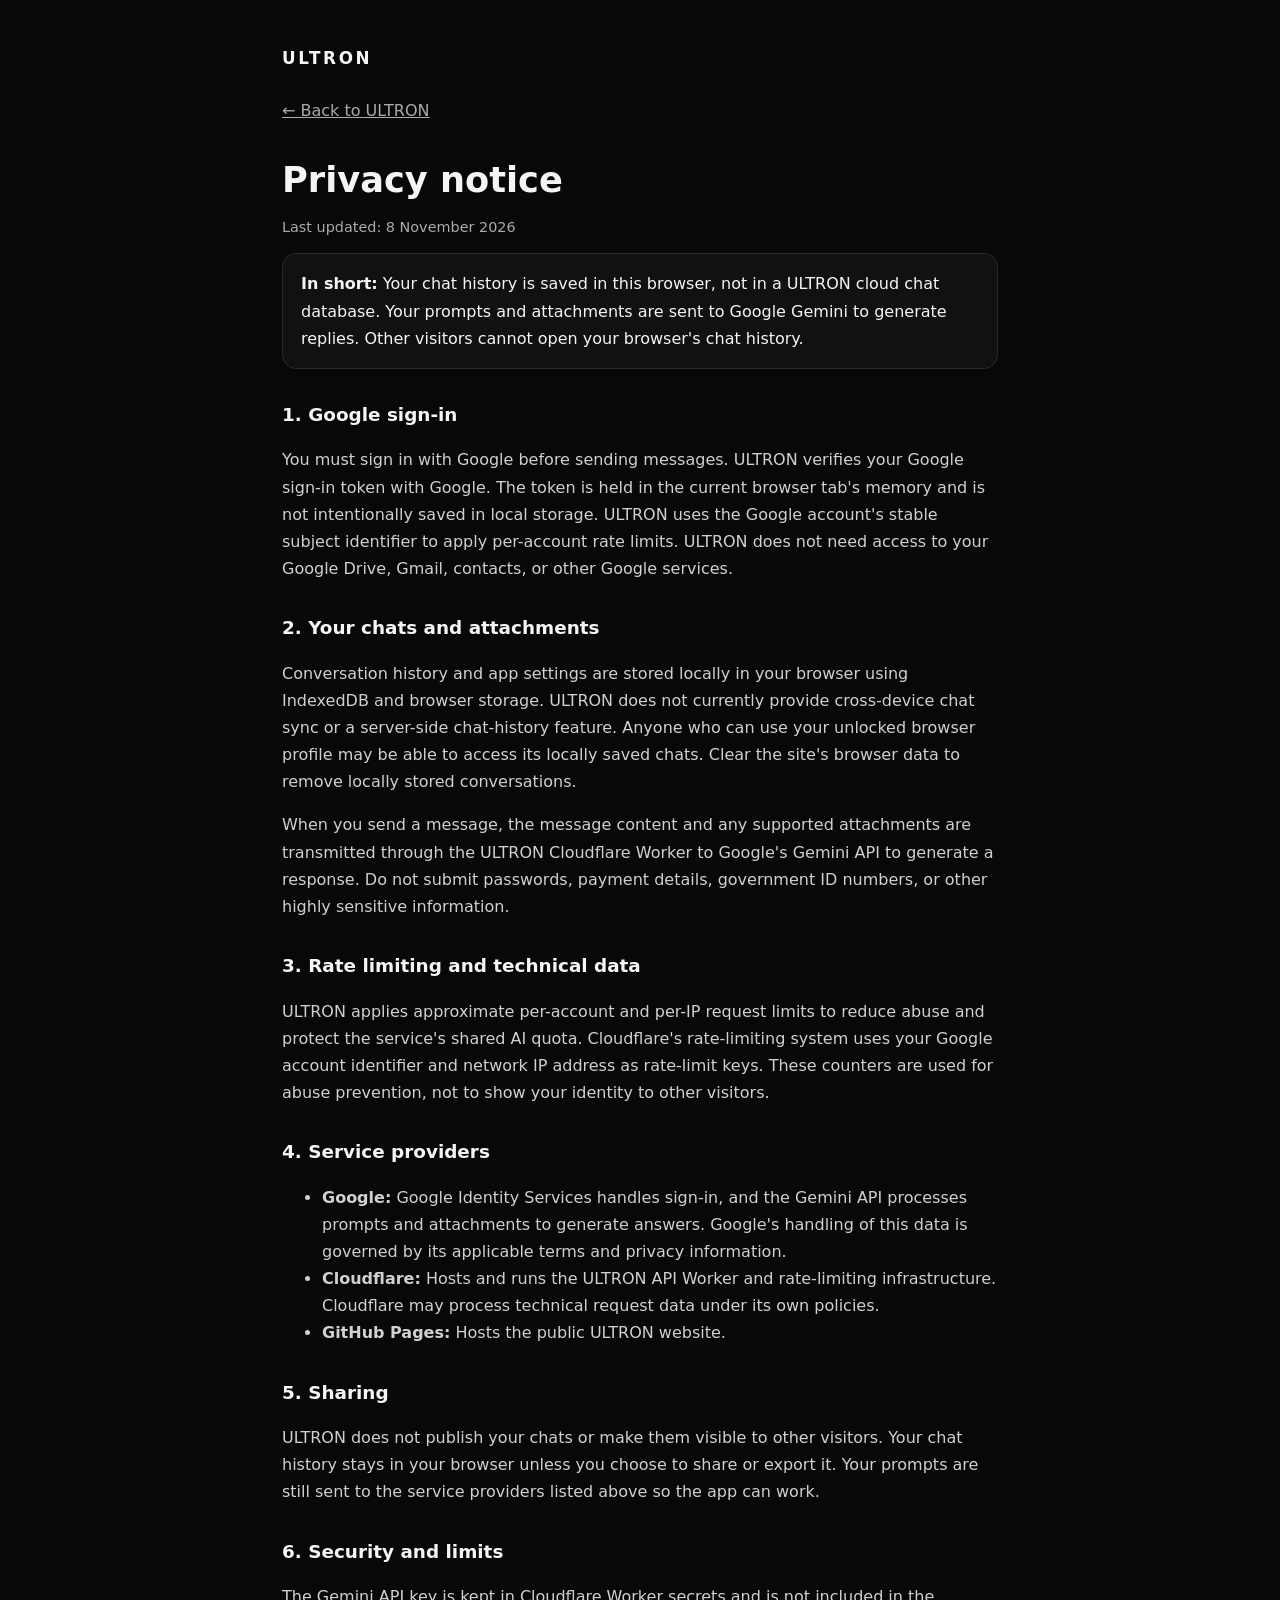
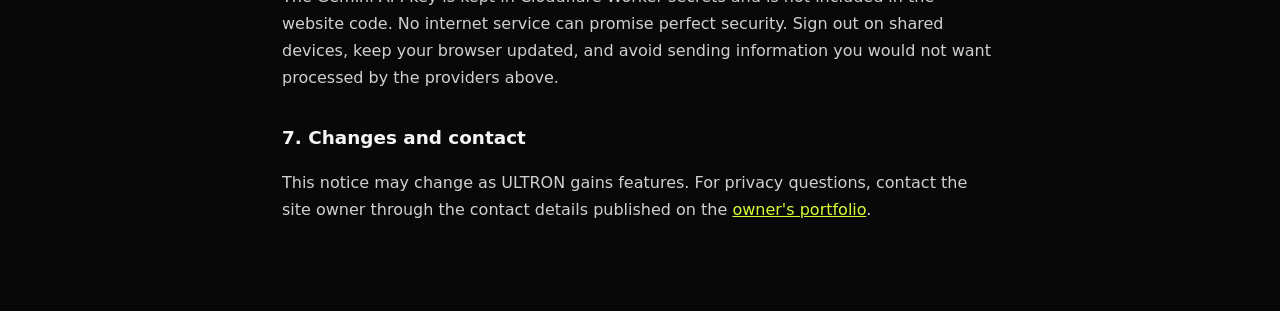
<file: privacy.html>
<!doctype html>
<html lang="en">
<head>
<meta charset="utf-8">
<meta name="viewport" content="width=device-width, initial-scale=1">
<meta name="theme-color" content="#080808">
<title>Privacy | ULTRON</title>
<style>
:root{color-scheme:dark;--bg:#080808;--panel:#111;--text:#f5f5f5;--muted:#aaa;--line:#292929;--accent:#d4ff32}
*{box-sizing:border-box}body{margin:0;background:var(--bg);color:var(--text);font:16px/1.7 system-ui,-apple-system,Segoe UI,sans-serif}.wrap{max-width:760px;margin:0 auto;padding:44px 22px 72px}a{color:var(--accent)}.brand{font-weight:800;letter-spacing:.16em;font-size:1.05rem}.back{display:inline-block;margin:24px 0;color:var(--muted)}h1{font-size:2.2rem;line-height:1.15;margin:12px 0}h2{font-size:1.15rem;margin:30px 0 8px}p,li{color:#d0d0d0}.note{padding:16px 18px;background:var(--panel);border:1px solid var(--line);border-radius:14px}.muted{color:var(--muted);font-size:.9rem}
</style>
</head>
<body><main class="wrap">
<div class="brand">ULTRON</div>
<a class="back" href="./">← Back to ULTRON</a>
<h1>Privacy notice</h1>
<p class="muted">Last updated: 8 November 2026</p>
<div class="note"><strong>In short:</strong> Your chat history is saved in this browser, not in a ULTRON cloud chat database. Your prompts and attachments are sent to Google Gemini to generate replies. Other visitors cannot open your browser's chat history.</div>

<h2>1. Google sign-in</h2>
<p>You must sign in with Google before sending messages. ULTRON verifies your Google sign-in token with Google. The token is held in the current browser tab's memory and is not intentionally saved in local storage. ULTRON uses the Google account's stable subject identifier to apply per-account rate limits. ULTRON does not need access to your Google Drive, Gmail, contacts, or other Google services.</p>

<h2>2. Your chats and attachments</h2>
<p>Conversation history and app settings are stored locally in your browser using IndexedDB and browser storage. ULTRON does not currently provide cross-device chat sync or a server-side chat-history feature. Anyone who can use your unlocked browser profile may be able to access its locally saved chats. Clear the site's browser data to remove locally stored conversations.</p>
<p>When you send a message, the message content and any supported attachments are transmitted through the ULTRON Cloudflare Worker to Google's Gemini API to generate a response. Do not submit passwords, payment details, government ID numbers, or other highly sensitive information.</p>

<h2>3. Rate limiting and technical data</h2>
<p>ULTRON applies approximate per-account and per-IP request limits to reduce abuse and protect the service's shared AI quota. Cloudflare's rate-limiting system uses your Google account identifier and network IP address as rate-limit keys. These counters are used for abuse prevention, not to show your identity to other visitors.</p>

<h2>4. Service providers</h2>
<ul>
<li><strong>Google:</strong> Google Identity Services handles sign-in, and the Gemini API processes prompts and attachments to generate answers. Google's handling of this data is governed by its applicable terms and privacy information.</li>
<li><strong>Cloudflare:</strong> Hosts and runs the ULTRON API Worker and rate-limiting infrastructure. Cloudflare may process technical request data under its own policies.</li>
<li><strong>GitHub Pages:</strong> Hosts the public ULTRON website.</li>
</ul>

<h2>5. Sharing</h2>
<p>ULTRON does not publish your chats or make them visible to other visitors. Your chat history stays in your browser unless you choose to share or export it. Your prompts are still sent to the service providers listed above so the app can work.</p>

<h2>6. Security and limits</h2>
<p>The Gemini API key is kept in Cloudflare Worker secrets and is not included in the website code. No internet service can promise perfect security. Sign out on shared devices, keep your browser updated, and avoid sending information you would not want processed by the providers above.</p>

<h2>7. Changes and contact</h2>
<p>This notice may change as ULTRON gains features. For privacy questions, contact the site owner through the contact details published on the <a href="https://sharonmathew023-blip.github.io/SHARON2004/">owner's portfolio</a>.</p>
</main></body></html>
</file>
